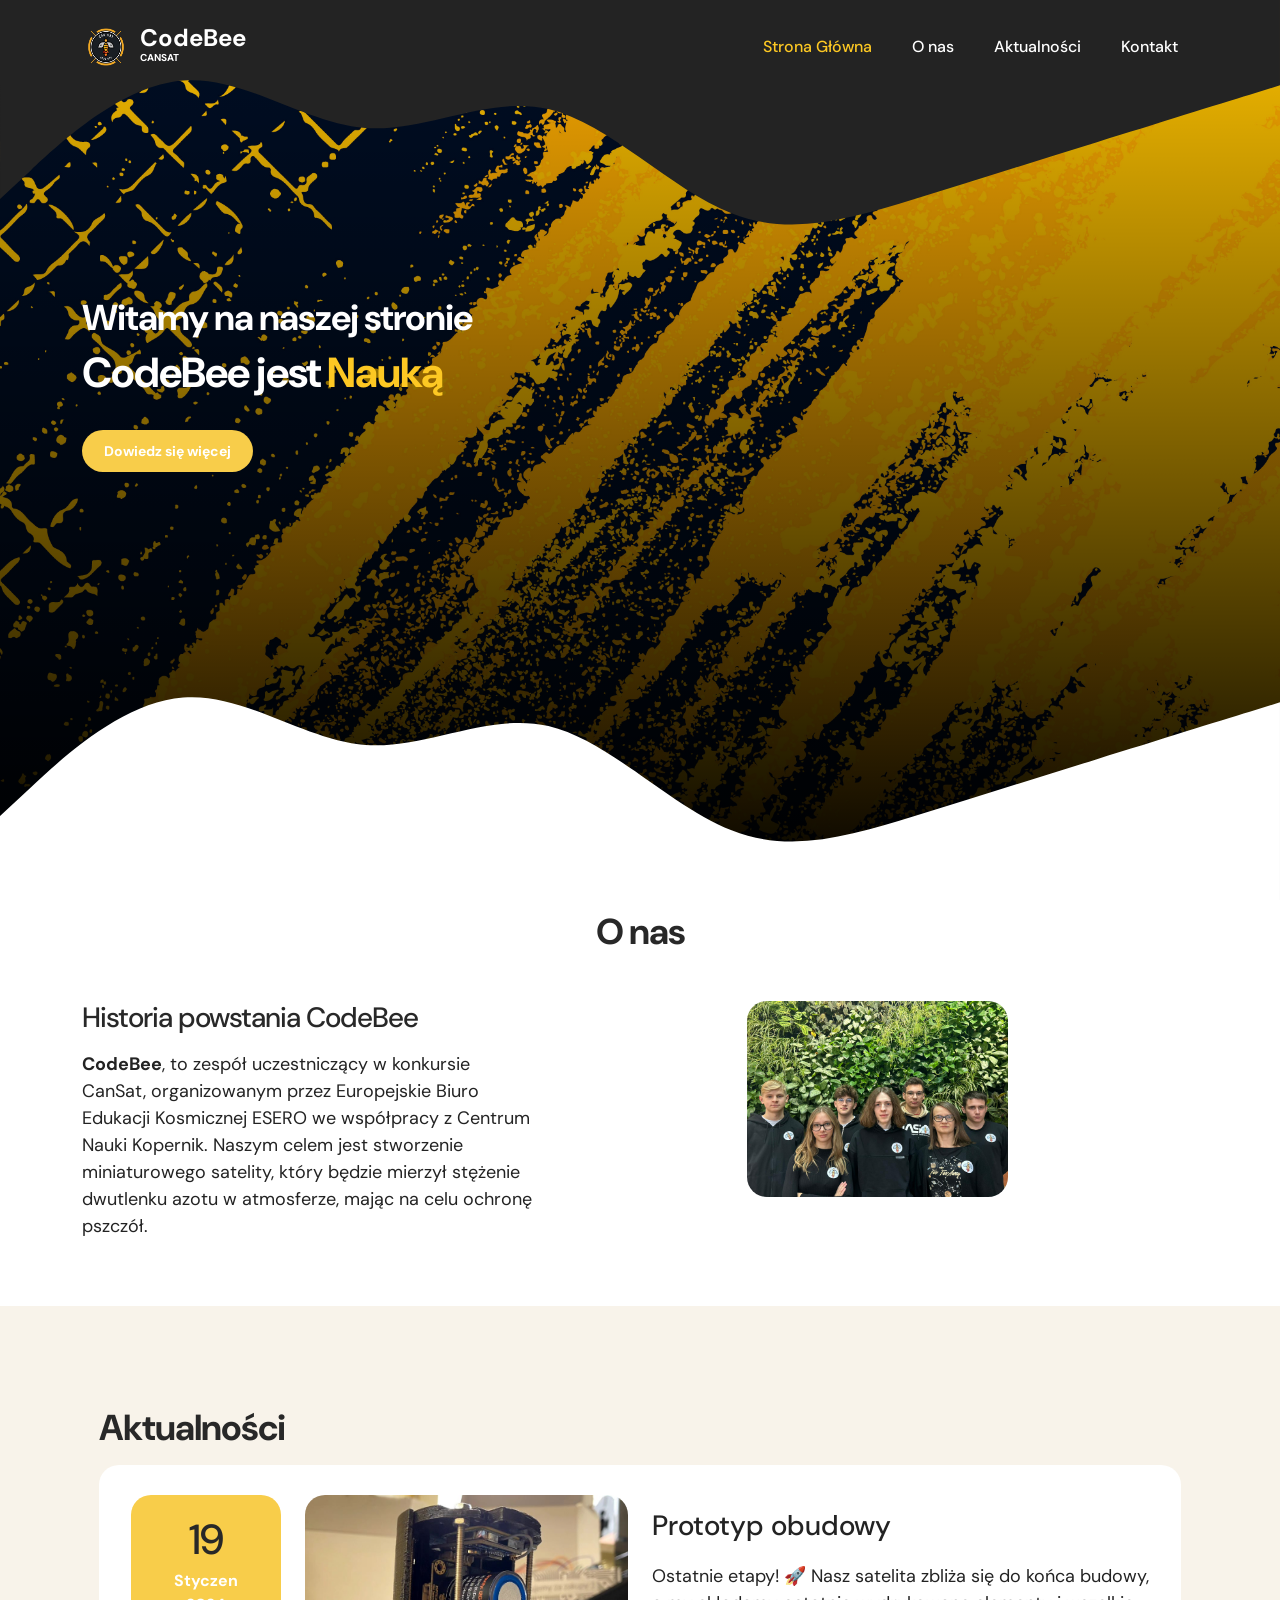
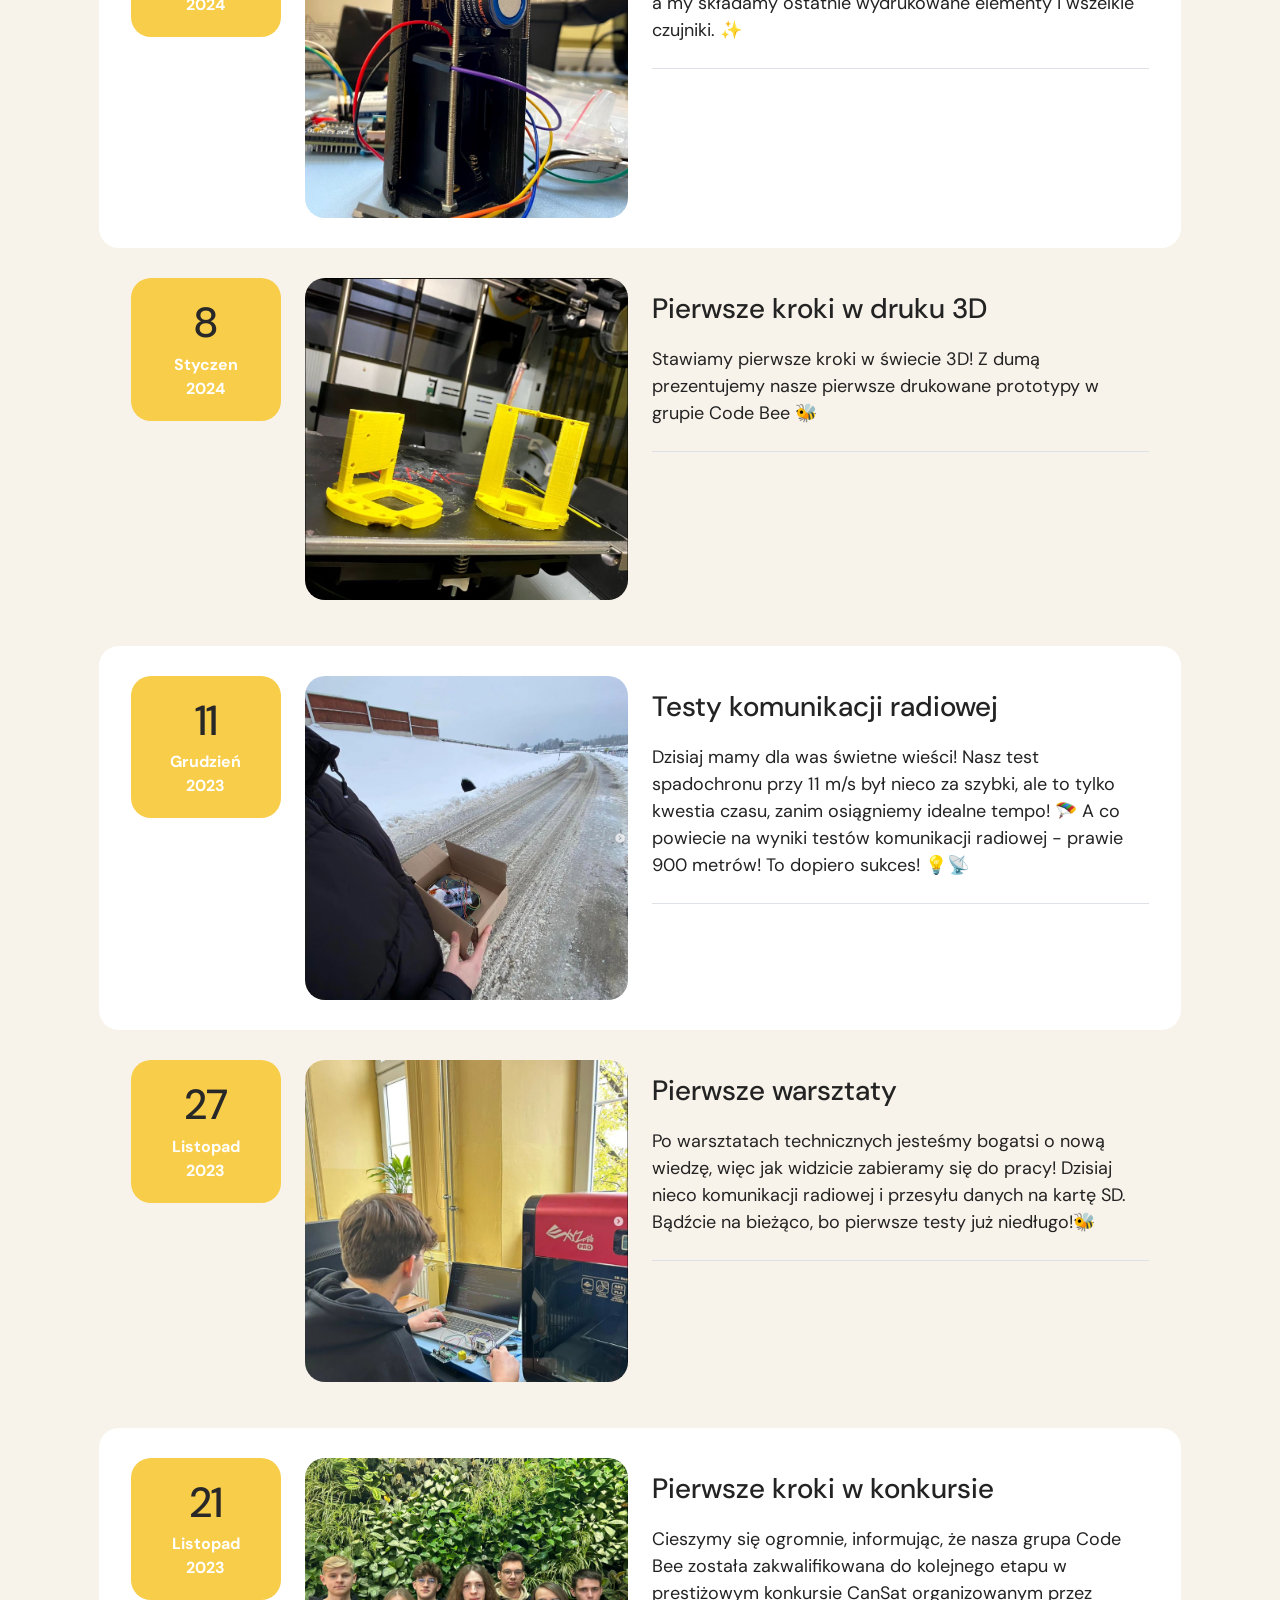
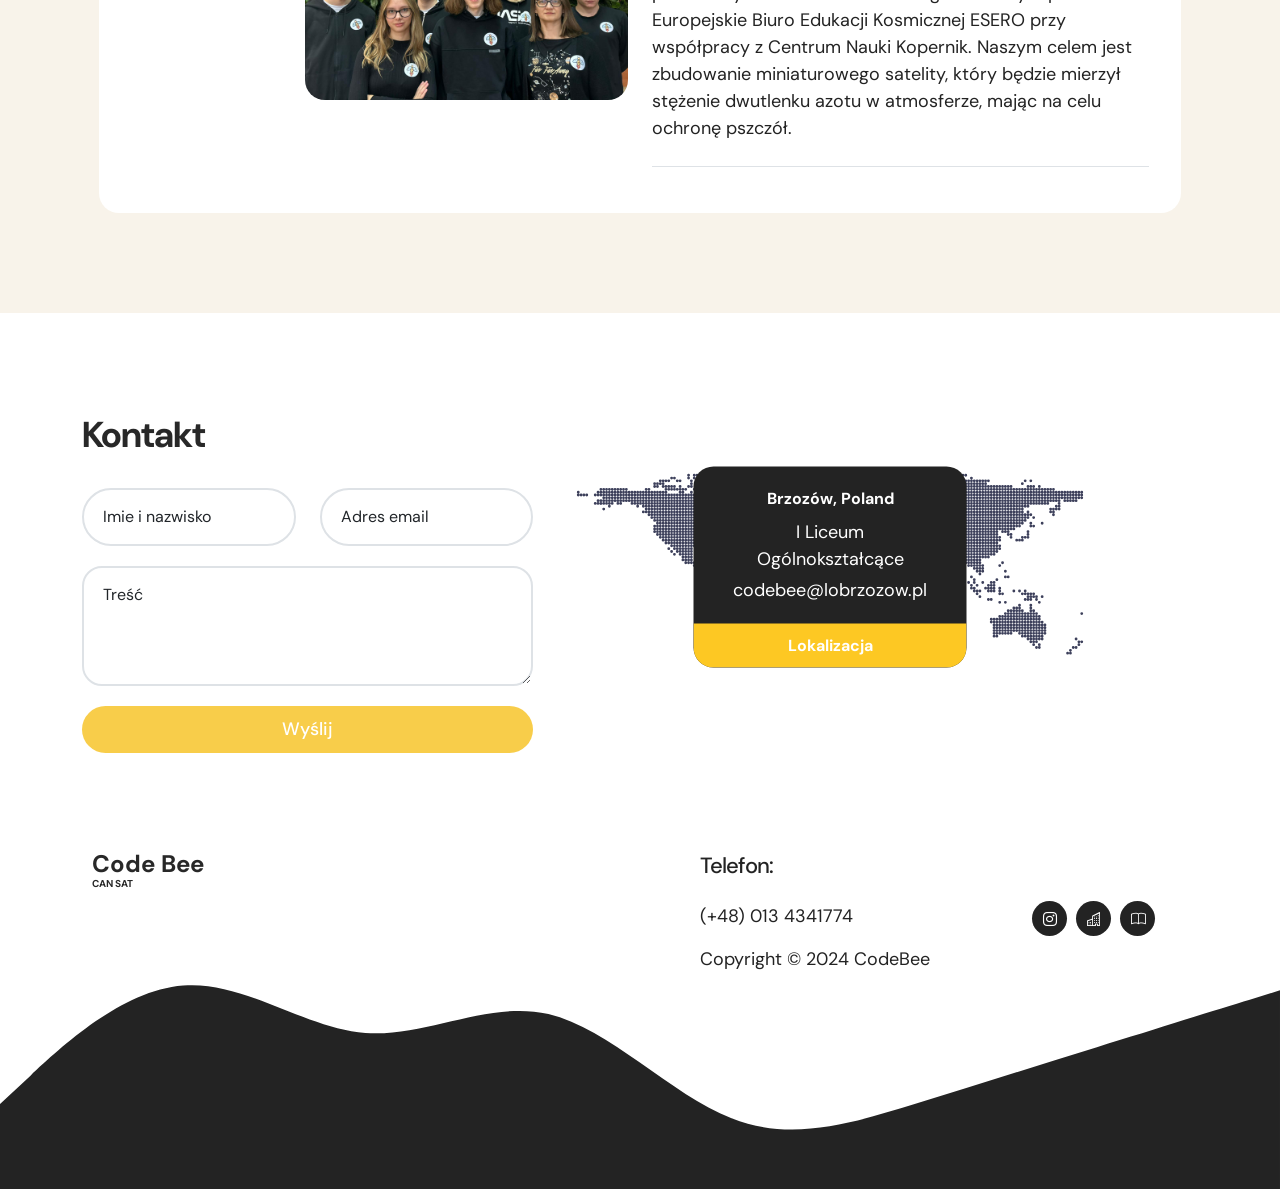
<file: codeebeestrona/index.html>
<!doctype html>
<html lang="en">
    <head>
        <meta charset="utf-8">
        <meta name="viewport" content="width=device-width, initial-scale=1">

        <meta name="description" content="">
        <meta name="author" content="">

        <title>CodeBee - CanSat2024 </title>

        <!-- CSS FILES -->                
        <link rel="preconnect" href="https://fonts.googleapis.com">

        <link rel="preconnect" href="https://fonts.gstatic.com" crossorigin>

        <link href="https://fonts.googleapis.com/css2?family=DM+Sans:ital,wght@0,400;0,500;0,700;1,400&display=swap" rel="stylesheet">

        <link href="css/bootstrap.min.css" rel="stylesheet">

        <link href="css/bootstrap-icons.css" rel="stylesheet">

        <link href="css/templatemo-tiya-golf-club.css" rel="stylesheet">

    </head>
    
    <body>

        <main>

            <nav class="navbar navbar-expand-lg">                
                <div class="container">
                    <a class="navbar-brand d-flex align-items-center" href="index.html">
                        <img src="images/logo2.png" class="navbar-brand-image img-fluid" alt="CodeBee">
                        <span class="navbar-brand-text">
                            CodeBee
                            <small>CanSat</small>
                        </span>
                    </a>

                    <button class="navbar-toggler" type="button" data-bs-toggle="collapse" data-bs-target="#navbarNav" aria-controls="navbarNav" aria-expanded="false" aria-label="Toggle navigation">
                        <span class="navbar-toggler-icon"></span>
                    </button>
    
                    <div class="collapse navbar-collapse" id="navbarNav">
                        <ul class="navbar-nav ms-lg-auto">
                            <li class="nav-item">
                                <a class="nav-link click-scroll" href="#section_1">Strona Główna</a>
                            </li>
    
                            <li class="nav-item">
                                <a class="nav-link click-scroll" href="#section_2">O nas</a>
                            </li>

                            <li class="nav-item">
                                <a class="nav-link click-scroll" href="#section_4">Aktualności</a>
                            </li>

                            <li class="nav-item">
                                <a class="nav-link click-scroll" href="#section_5">Kontakt</a>
                            </li>

                        </ul>

                </div>
            </nav>

            <section class="hero-section d-flex justify-content-center align-items-center" id="section_1">

                <div class="section-overlay"></div>

                <svg xmlns="http://www.w3.org/2000/svg" viewBox="0 0 1440 320"><path fill="#232323" fill-opacity="1" d="M0,224L34.3,192C68.6,160,137,96,206,90.7C274.3,85,343,139,411,144C480,149,549,107,617,122.7C685.7,139,754,213,823,240C891.4,267,960,245,1029,224C1097.1,203,1166,181,1234,160C1302.9,139,1371,117,1406,106.7L1440,96L1440,0L1405.7,0C1371.4,0,1303,0,1234,0C1165.7,0,1097,0,1029,0C960,0,891,0,823,0C754.3,0,686,0,617,0C548.6,0,480,0,411,0C342.9,0,274,0,206,0C137.1,0,69,0,34,0L0,0Z"></path></svg>

                <div class="container">
                    <div class="row">

                        <div class="col-lg-6 col-12 mb-5 mb-lg-0">
                            <h2 class="text-white">Witamy na naszej stronie</h2>

                            <h1 class="cd-headline rotate-1 text-white mb-4 pb-2">
                                <span>CodeBee jest</span>
                                <span class="cd-words-wrapper">
                                    <b class="is-visible">Nauką</b>
                                    <b>Kreatywnością</b>
                                    <b>Przyszłością</b>
                                </span>
                            </h1>

                            <div class="custom-btn-group">
                                <a href="#section_2" class="btn custom-btn smoothscroll me-3">Dowiedz się więcej</a>

                            </div>
                        </div>

                        <div class="col-lg-6 col-12">
                            <div class="ratio ratio-16x9">
                                <iframe width="560" height="315" src="https://www.youtube.com/embed/_9kqhm7-ZcI?si=wV7TupzoRdI7GEfO" title="YouTube video player" frameborder="0" allow="accelerometer; autoplay; clipboard-write; encrypted-media; gyroscope; picture-in-picture; web-share" allowfullscreen></iframe>
                            </div>
                        </div>

                    </div>
                </div>

                <svg xmlns="http://www.w3.org/2000/svg" viewBox="0 0 1440 320"><path fill="#ffffff" fill-opacity="1" d="M0,224L34.3,192C68.6,160,137,96,206,90.7C274.3,85,343,139,411,144C480,149,549,107,617,122.7C685.7,139,754,213,823,240C891.4,267,960,245,1029,224C1097.1,203,1166,181,1234,160C1302.9,139,1371,117,1406,106.7L1440,96L1440,320L1405.7,320C1371.4,320,1303,320,1234,320C1165.7,320,1097,320,1029,320C960,320,891,320,823,320C754.3,320,686,320,617,320C548.6,320,480,320,411,320C342.9,320,274,320,206,320C137.1,320,69,320,34,320L0,320Z"></path></svg>
            </section>


            <section class="about-section section-padding" id="section_2">
                <div class="container">
                    <div class="row">

                        <div class="col-lg-12 col-12 text-center">
                            <h2 class="mb-lg-5 mb-4">O nas</h2>
                        </div>

                        <div class="col-lg-5 col-12 me-auto mb-4 mb-lg-0">
                            <h3 class="mb-3">Historia powstania CodeBee</h3>

                            <p><strong>CodeBee</strong>,
                                 to zespół uczestniczący w konkursie CanSat, organizowanym przez Europejskie Biuro Edukacji Kosmicznej ESERO we współpracy z Centrum Nauki Kopernik. Naszym celem jest stworzenie miniaturowego satelity, który będzie mierzył stężenie dwutlenku azotu w atmosferze, mając na celu ochronę pszczół.</p>

                        </div>

                        <div class="col-lg-3 col-md-6 col-12 mb-4 mb-lg-0 mb-md-0">
                            <div class="member-block">
                                <div class="member-block-image-wrap">
                                    <img src="images/team.jpg" class="member-block-image img-fluid" alt="">

                                    <ul class="social-icon">
                                        <li class="social-icon-item">
                                            <a href="https://www.instagram.com/code__bee/" class="social-icon-link bi-instagram"></a>
                                        </li>
                                    </ul>
                                </div>

                                <div class="member-block-info d-flex align-items-center">
                                   <!-- <h4>Drużyna</h4> -->

                                </div>
                            </div>
                        </div>
            </section>


            <section class="events-section section-bg section-padding" id="section_4">
                <div class="container">
                    <div class="row">
                        <div class="col-lg-12 col-12">
                            <h2 class="mb-lg-3">Aktualności</h2>

                            <div class="row custom-block custom-block-bg">
                                <div class="col-lg-2 col-md-4 col-12 order-2 order-md-0 order-lg-0">
                                    <div class="custom-block-date-wrap d-flex d-lg-block d-md-block align-items-center mt-3 mt-lg-0 mt-md-0">
                                        <h6 class="custom-block-date mb-lg-1 mb-0 me-3 me-lg-0 me-md-0">19</h6>

                                        <strong class="text-white">Styczen 2024</strong>
                                    </div>
                                </div>

                                <div class="col-lg-4 col-md-8 col-12 order-1 order-lg-0">
                                    <div class="custom-block-image-wrap">
                                        <a href="event-detail.html">
                                            <img src="images/post5.png" class="custom-block-image img-fluid" alt="">

                                            <i class="custom-block-icon bi-link"></i>
                                        </a>
                                    </div>
                                </div>

                                <div class="col-lg-6 col-12 order-3 order-lg-0">
                                    <div class="custom-block-info mt-2 mt-lg-0">
                                        <a href="event-detail.html" class="events-title mb-3">Prototyp obudowy</a>

                                        <p class="mb-0">Ostatnie etapy! 🚀 Nasz satelita zbliża się do końca budowy, a my składamy ostatnie wydrukowane elementy i wszelkie czujniki. ✨</p>

                                        <div class="d-flex flex-wrap border-top mt-4 pt-3">
                                        </div>
                                    </div>
                                </div>
                            </div>
                            <div class="row custom-block mb-3">
                                <div class="col-lg-2 col-md-4 col-12 order-2 order-md-0 order-lg-0">
                                    <div class="custom-block-date-wrap d-flex d-lg-block d-md-block align-items-center mt-3 mt-lg-0 mt-md-0">
                                        <h6 class="custom-block-date mb-lg-1 mb-0 me-3 me-lg-0 me-md-0">8</h6>

                                        <strong class="text-white">Styczen 2024</strong>
                                    </div>
                                </div>

                                <div class="col-lg-4 col-md-8 col-12 order-1 order-lg-0">
                                    <div class="custom-block-image-wrap">
                                        <a href="event-detail.html">
                                            <img src="images/post4.png" class="custom-block-image img-fluid" alt="">

                                            <i class="custom-block-icon bi-link"></i>
                                        </a>
                                    </div>
                                </div>

                                <div class="col-lg-6 col-12 order-3 order-lg-0">
                                    <div class="custom-block-info mt-2 mt-lg-0">
                                        <a href="event-detail.html" class="events-title mb-3">Pierwsze kroki w druku 3D</a>

                                        <p class="mb-0">Stawiamy pierwsze kroki w świecie 3D! Z dumą prezentujemy nasze pierwsze drukowane prototypy w grupie Code Bee 🐝</p>

                                        <div class="d-flex flex-wrap border-top mt-4 pt-3">

                                        </div>
                                    </div>
                                </div>
                            </div>
                            <div class="row custom-block custom-block-bg">
                                <div class="col-lg-2 col-md-4 col-12 order-2 order-md-0 order-lg-0">
                                    <div class="custom-block-date-wrap d-flex d-lg-block d-md-block align-items-center mt-3 mt-lg-0 mt-md-0">
                                        <h6 class="custom-block-date mb-lg-1 mb-0 me-3 me-lg-0 me-md-0">11</h6>

                                        <strong class="text-white">Grudzień 2023</strong>
                                    </div>
                                </div>

                                <div class="col-lg-4 col-md-8 col-12 order-1 order-lg-0">
                                    <div class="custom-block-image-wrap">
                                        <a href="event-detail.html">
                                            <img src="images/post3.png" class="custom-block-image img-fluid" alt="">

                                            <i class="custom-block-icon bi-link"></i>
                                        </a>
                                    </div>
                                </div>

                                <div class="col-lg-6 col-12 order-3 order-lg-0">
                                    <div class="custom-block-info mt-2 mt-lg-0">
                                        <a href="event-detail.html" class="events-title mb-3">Testy komunikacji radiowej</a>

                                        <p class="mb-0">Dzisiaj mamy dla was świetne wieści! Nasz test spadochronu przy 11 m/s był nieco za szybki, ale to tylko kwestia czasu, zanim osiągniemy idealne tempo! 🪂 A co powiecie na wyniki testów komunikacji radiowej - prawie 900 metrów! To dopiero sukces! 💡📡</p>

                                        <div class="d-flex flex-wrap border-top mt-4 pt-3">
                                        </div>
                                    </div>
                                </div>
                            </div>


                        <div class="row custom-block mb-3">
                            <div class="col-lg-2 col-md-4 col-12 order-2 order-md-0 order-lg-0">
                                <div class="custom-block-date-wrap d-flex d-lg-block d-md-block align-items-center mt-3 mt-lg-0 mt-md-0">
                                    <h6 class="custom-block-date mb-lg-1 mb-0 me-3 me-lg-0 me-md-0">27</h6>
                                    
                                    <strong class="text-white">Listopad 2023</strong>
                                </div>
                            </div>

                            <div class="col-lg-4 col-md-8 col-12 order-1 order-lg-0">
                                <div class="custom-block-image-wrap">
                                    <a href="event-detail.html">
                                        <img src="images/post2.png" class="custom-block-image img-fluid" alt="">

                                        <i class="custom-block-icon bi-link"></i>
                                    </a>
                                </div>
                            </div>

                            <div class="col-lg-6 col-12 order-3 order-lg-0">
                                <div class="custom-block-info mt-2 mt-lg-0">
                                    <a href="event-detail.html" class="events-title mb-3">Pierwsze warsztaty</a>

                                    <p class="mb-0">Po warsztatach technicznych jesteśmy bogatsi o nową wiedzę, więc jak widzicie zabieramy się do pracy! Dzisiaj nieco komunikacji radiowej i przesyłu danych na kartę SD. Bądźcie na bieżąco, bo pierwsze testy już niedługo!🐝</p>

                                    <div class="d-flex flex-wrap border-top mt-4 pt-3">

                                    </div>
                                </div>
                            </div>
                        </div>

                        <div class="row custom-block custom-block-bg">
                            <div class="col-lg-2 col-md-4 col-12 order-2 order-md-0 order-lg-0">
                                <div class="custom-block-date-wrap d-flex d-lg-block d-md-block align-items-center mt-3 mt-lg-0 mt-md-0">
                                    <h6 class="custom-block-date mb-lg-1 mb-0 me-3 me-lg-0 me-md-0">21</h6>

                                    <strong class="text-white">Listopad 2023</strong>
                                </div>
                            </div>

                            <div class="col-lg-4 col-md-8 col-12 order-1 order-lg-0">
                                <div class="custom-block-image-wrap">
                                    <a href="event-detail.html">
                                        <img src="images/team.jpg" class="custom-block-image img-fluid" alt="">

                                        <i class="custom-block-icon bi-link"></i>
                                    </a>
                                </div>
                            </div>

                            <div class="col-lg-6 col-12 order-3 order-lg-0">
                                <div class="custom-block-info mt-2 mt-lg-0">
                                    <a href="event-detail.html" class="events-title mb-3">Pierwsze kroki w konkursie</a>

                                    <p class="mb-0">Cieszymy się ogromnie, informując, że nasza grupa Code Bee została zakwalifikowana do kolejnego etapu w prestiżowym konkursie CanSat organizowanym przez Europejskie Biuro Edukacji Kosmicznej ESERO przy współpracy z Centrum Nauki Kopernik. Naszym celem jest zbudowanie miniaturowego satelity, który będzie mierzył stężenie dwutlenku azotu w atmosferze, mając na celu ochronę pszczół.</p>

                                    <div class="d-flex flex-wrap border-top mt-4 pt-3">
                                    </div>
                                </div>
                            </div>
                        </div>
                    </div>
                </div>
            </section>

            <section class="contact-section section-padding" id="section_6">
                <div class="container">
                    <div class="row">

                        <div class="col-lg-5 col-12">
                            <form action="#" method="post" class="custom-form contact-form" role="form">
                                <h2 class="mb-4 pb-2">Kontakt</h2>

                                <div class="row">
                                    <div class="col-lg-6 col-md-6 col-12">
                                        <div class="form-floating">
                                            <input type="text" name="full-name" id="full-name" class="form-control" placeholder="Full Name" required="">
                                            
                                            <label for="floatingInput">Imie i nazwisko</label>
                                        </div>
                                    </div>

                                    <div class="col-lg-6 col-md-6 col-12"> 
                                        <div class="form-floating">
                                            <input type="email" name="email" id="email" pattern="[^ @]*@[^ @]*" class="form-control" placeholder="Email address" required="">
                                            
                                            <label for="floatingInput">Adres email</label>
                                        </div>
                                    </div>

                                    <div class="col-lg-12 col-12">
                                        <div class="form-floating">
                                            <textarea class="form-control" id="message" name="message" placeholder="Describe message here"></textarea>
                                            
                                            <label for="floatingTextarea">Treść</label>
                                        </div>

                                        <button type="submit" class="form-control">Wyślij</button>
                                    </div>
                                </div>
                            </form>
                        </div>

                        <div class="col-lg-6 col-12">
                            <div class="contact-info mt-5">
                                <div class="contact-info-item">
                                    <div class="contact-info-body">
                                        <strong>Brzozów, Poland</strong>

                                        <p class="mt-2 mb-1">
                                            <a href="https://lobrzozow.edupage.org/" class="contact-link">
                                                I Liceum Ogólnokształcące
                                            </a>
                                        </p>

                                        <p class="mb-0">
                                            <a href="mailto:codebee@lobrzozow.pl" class="contact-link">
                                                codebee@lobrzozow.pl
                                            </a>
                                        </p>
                                    </div>

                                    <div class="contact-info-footer">
                                        <a href="https://maps.app.goo.gl/vaLjTQtTAV5siWpb6">Lokalizacja</a>
                                    </div>
                                </div>
                                <img src="images/WorldMap.svg" class="img-fluid" alt="">
                            </div>
                        </div>

                    </div>
                </div>
            </section>
        </main>

        <footer class="site-footer">
            <div class="container">
                <div class="row">

                    <div class="col-lg-6 col-12 me-auto mb-5 mb-lg-0">
                        <a class="navbar-brand d-flex align-items-center" href="index.html">
                            <span class="navbar-brand-text">
                                Code Bee
                                <small>Can Sat</small>
                            </span>
                        </a>
                    </div>

                    <div class="col-lg-3 col-12">
                        <h5 class="site-footer-title mb-4">Telefon:</h5>
                        <p class="d-flex me-lg-3">
                            (+48) 013 4341774
                        </p>
                        <p class="copyright-text">Copyright © 2024 CodeBee</p>
                    </div>

                        <div class="col-lg-2 col-12 ms-auto">
                            <ul class="social-icon mt-lg-5 mt-3 mb-4">
                                <li class="social-icon-item">
                                    <a href="https://www.instagram.com/code__bee/" class="social-icon-link bi-instagram"></a>
                                </li>

                                <li class="social-icon-item">
                                    <a href="https://lobrzozow.edupage.org/" class="social-icon-link bi-building"></a>
                                </li>

                                <li class="social-icon-item">
                                    <a href="https://esero.kopernik.org.pl/konkurs-cansat/" class="social-icon-link bi-book"></a>
                                </li>
                            </ul>
                            
                        </div>

                </div>
            </div>

            <svg xmlns="http://www.w3.org/2000/svg" viewBox="0 0 1440 320"><path fill="#232323" fill-opacity="1" d="M0,224L34.3,192C68.6,160,137,96,206,90.7C274.3,85,343,139,411,144C480,149,549,107,617,122.7C685.7,139,754,213,823,240C891.4,267,960,245,1029,224C1097.1,203,1166,181,1234,160C1302.9,139,1371,117,1406,106.7L1440,96L1440,320L1405.7,320C1371.4,320,1303,320,1234,320C1165.7,320,1097,320,1029,320C960,320,891,320,823,320C754.3,320,686,320,617,320C548.6,320,480,320,411,320C342.9,320,274,320,206,320C137.1,320,69,320,34,320L0,320Z"></path></svg>
        </footer>


        <!-- JAVASCRIPT FILES -->
        <script src="js/jquery.min.js"></script>
        <script src="js/bootstrap.bundle.min.js"></script>
        <script src="js/jquery.sticky.js"></script>
        <script src="js/click-scroll.js"></script>
        <script src="js/animated-headline.js"></script>
        <script src="js/modernizr.js"></script>
        <script src="js/custom.js"></script>

    </body>
</html>
</file>
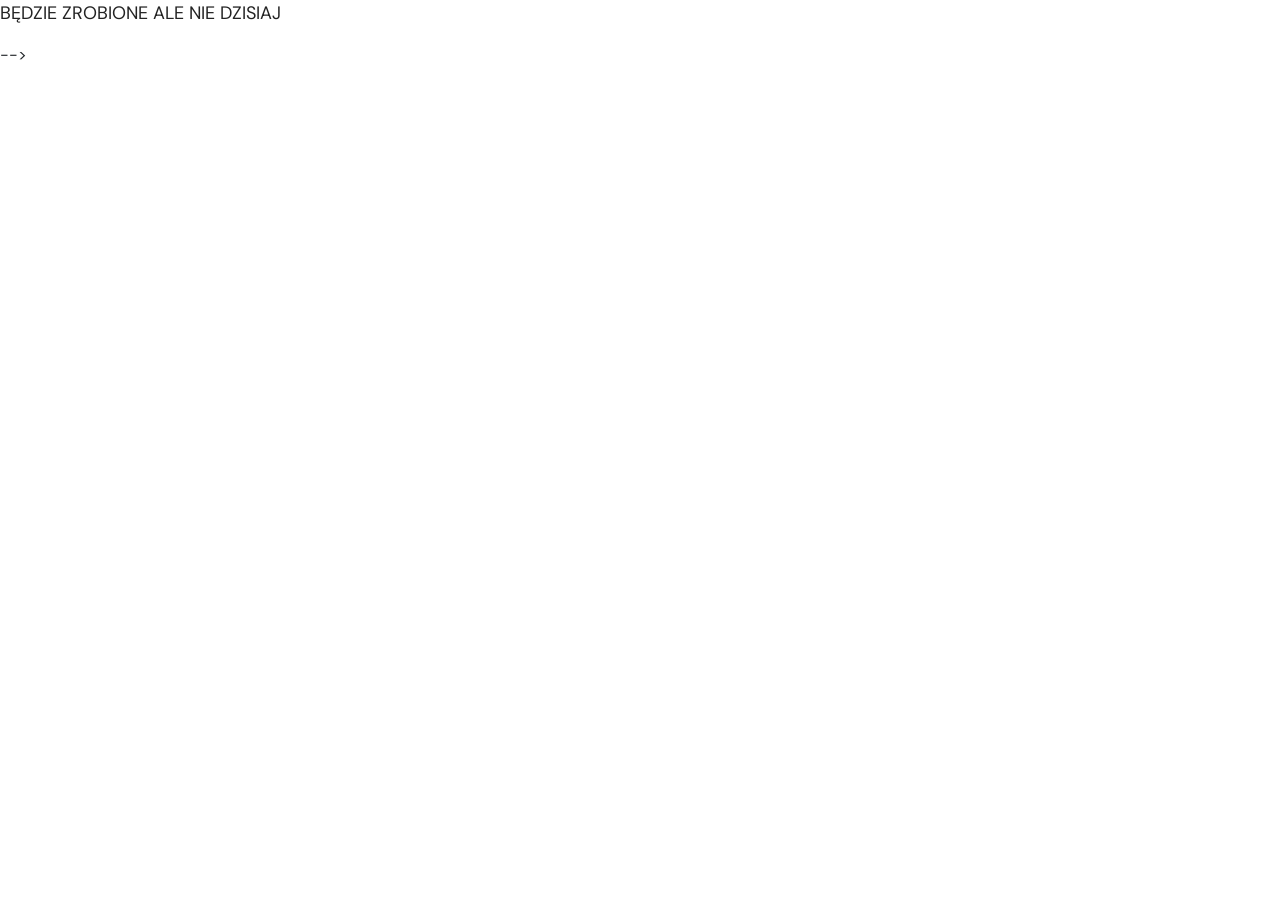
<file: codeebeestrona/event-detail.html>
<!doctype html>
<html lang="en">
    <head>
        <meta charset="utf-8">
        <meta name="viewport" content="width=device-width, initial-scale=1">

        <meta name="description" content="">
        <meta name="author" content="">

        <title>Tiya Golf Club - Event Detail</title>

        <!-- CSS FILES -->                
        <link rel="preconnect" href="https://fonts.googleapis.com">

        <link rel="preconnect" href="https://fonts.gstatic.com" crossorigin>

        <link href="https://fonts.googleapis.com/css2?family=DM+Sans:ital,wght@0,400;0,500;0,700;1,400&display=swap" rel="stylesheet">

        <link href="css/bootstrap.min.css" rel="stylesheet">

        <link href="css/bootstrap-icons.css" rel="stylesheet">

        <link href="css/templatemo-tiya-golf-club.css" rel="stylesheet">
        
<!--

TemplateMo 587 Tiya Golf Club

https://templatemo.com/tm-587-tiya-golf-club

-->
    </head>
    <p>BĘDZIE ZROBIONE ALE NIE DZISIAJ</p>
    <!--
    <body>

        <main>

            <nav class="navbar navbar-expand-lg">                
                <div class="container">
                    <a class="navbar-brand d-flex align-items-center" href="index.html">
                        <img src="images/logo.png" class="navbar-brand-image img-fluid" alt="Tiya Golf Club">
                        <span class="navbar-brand-text">
                            Tiya
                            <small>Golf Club</small>
                        </span>
                    </a>

                    <div class="d-lg-none ms-auto me-3">
                        <a class="btn custom-btn custom-border-btn" data-bs-toggle="offcanvas" href="#offcanvasExample" role="button" aria-controls="offcanvasExample">Member Login</a>
                    </div>
    
                    <button class="navbar-toggler" type="button" data-bs-toggle="collapse" data-bs-target="#navbarNav" aria-controls="navbarNav" aria-expanded="false" aria-label="Toggle navigation">
                        <span class="navbar-toggler-icon"></span>
                    </button>
    
                    <div class="collapse navbar-collapse" id="navbarNav">
                        <ul class="navbar-nav ms-lg-auto">
                            <li class="nav-item">
                                <a class="nav-link" href="index.html#section_1">Home</a>
                            </li>
    
                            <li class="nav-item">
                                <a class="nav-link" href="index.html#section_2">About</a>
                            </li>

                            <li class="nav-item">
                                <a class="nav-link" href="index.html#section_3">Membership</a>
                            </li>

                            <li class="nav-item">
                                <a class="nav-link" href="index.html#section_4">Events</a>
                            </li>

                            <li class="nav-item">
                                <a class="nav-link" href="index.html#section_5">Contact Us</a>
                            </li>

                            <li class="nav-item dropdown">
                                <a class="nav-link dropdown-toggle" href="#" id="navbarLightDropdownMenuLink" role="button" data-bs-toggle="dropdown" aria-expanded="false">Pages</a>

                                <ul class="dropdown-menu dropdown-menu-light" aria-labelledby="navbarLightDropdownMenuLink">
                                    <li><a class="dropdown-item" href="event-listing.html">Event Listing</a></li>

                                    <li><a class="dropdown-item active" href="event-detail.html">Event Detail</a></li>
                                </ul>
                            </li>
                        </ul>

                        <div class="d-none d-lg-block ms-lg-3">
                            <a class="btn custom-btn custom-border-btn" data-bs-toggle="offcanvas" href="#offcanvasExample" role="button" aria-controls="offcanvasExample">Member Login</a>
                        </div>
                    </div>
                </div>
            </nav>

            <div class="offcanvas offcanvas-end" data-bs-scroll="true" tabindex="-1" id="offcanvasExample" aria-labelledby="offcanvasExampleLabel">                
                <div class="offcanvas-header">
                    <h5 class="offcanvas-title" id="offcanvasExampleLabel">Member Login</h5>
                    
                    <button type="button" class="btn-close" data-bs-dismiss="offcanvas" aria-label="Close"></button>
                </div>
                
                <div class="offcanvas-body d-flex flex-column">
                    <form class="custom-form member-login-form" action="#" method="post" role="form">

                        <div class="member-login-form-body">
                            <div class="mb-4">
                                <label class="form-label mb-2" for="member-login-number">Membership No.</label>

                                <input type="text" name="member-login-number" id="member-login-number" class="form-control" placeholder="11002560" required>
                            </div>

                            <div class="mb-4">
                                <label class="form-label mb-2" for="member-login-password">Password</label>

                                <input type="password" name="member-login-password" id="member-login-password" pattern="[0-9a-zA-Z]{4,10}" class="form-control" placeholder="Password" required="">
                            </div>

                            <div class="form-check mb-4">
                                <input class="form-check-input" type="checkbox" value="" id="flexCheckDefault">
                              
                                <label class="form-check-label" for="flexCheckDefault">
                                    Remember me
                                </label>
                            </div>

                            <div class="col-lg-5 col-md-7 col-8 mx-auto">
                                <button type="submit" class="form-control">Login</button>
                            </div>

                            <div class="text-center my-4">
                                <a href="#">Forgotten password?</a>
                            </div>
                        </div>
                    </form>

                    <div class="mt-auto mb-5">
                        <p>
                            <strong class="text-white me-3">Any Questions?</strong>

                            <a href="tel: 010-020-0340" class="contact-link">
                            	010-020-0340
                            </a>
                        </p>
                    </div>
                </div>

                <svg xmlns="http://www.w3.org/2000/svg" viewBox="0 0 1440 320"><path fill="#3D405B" fill-opacity="1" d="M0,224L34.3,192C68.6,160,137,96,206,90.7C274.3,85,343,139,411,144C480,149,549,107,617,122.7C685.7,139,754,213,823,240C891.4,267,960,245,1029,224C1097.1,203,1166,181,1234,160C1302.9,139,1371,117,1406,106.7L1440,96L1440,320L1405.7,320C1371.4,320,1303,320,1234,320C1165.7,320,1097,320,1029,320C960,320,891,320,823,320C754.3,320,686,320,617,320C548.6,320,480,320,411,320C342.9,320,274,320,206,320C137.1,320,69,320,34,320L0,320Z"></path></svg>
            </div>
            

            <section class="hero-section hero-50 d-flex justify-content-center align-items-center" id="section_1">

                <div class="section-overlay"></div>

                <svg viewBox="0 0 1962 178" xmlns="http://www.w3.org/2000/svg" xmlns:xlink="http://www.w3.org/1999/xlink"><path fill="#3D405B" d="M 0 114 C 118.5 114 118.5 167 237 167 L 237 167 L 237 0 L 0 0 Z" stroke-width="0"></path> <path fill="#3D405B" d="M 236 167 C 373 167 373 128 510 128 L 510 128 L 510 0 L 236 0 Z" stroke-width="0"></path> <path fill="#3D405B" d="M 509 128 C 607 128 607 153 705 153 L 705 153 L 705 0 L 509 0 Z" stroke-width="0"></path><path fill="#3D405B" d="M 704 153 C 812 153 812 113 920 113 L 920 113 L 920 0 L 704 0 Z" stroke-width="0"></path><path fill="#3D405B" d="M 919 113 C 1048.5 113 1048.5 148 1178 148 L 1178 148 L 1178 0 L 919 0 Z" stroke-width="0"></path><path fill="#3D405B" d="M 1177 148 C 1359.5 148 1359.5 129 1542 129 L 1542 129 L 1542 0 L 1177 0 Z" stroke-width="0"></path><path fill="#3D405B" d="M 1541 129 C 1751.5 129 1751.5 138 1962 138 L 1962 138 L 1962 0 L 1541 0 Z" stroke-width="0"></path></svg>

                <div class="container">
                    <div class="row">

                        <div class="col-lg-6 col-12">

                            <h1 class="text-white mb-4 pb-2">Event Detail.</h1>

                            <a href="#section_2" class="btn custom-btn smoothscroll me-3">Learn more</a>
                        </div>

                    </div>
                </div>

                <svg viewBox="0 0 1962 178" xmlns="http://www.w3.org/2000/svg" xmlns:xlink="http://www.w3.org/1999/xlink"><path fill="#ffffff" d="M 0 114 C 118.5 114 118.5 167 237 167 L 237 167 L 237 0 L 0 0 Z" stroke-width="0"></path> <path fill="#ffffff" d="M 236 167 C 373 167 373 128 510 128 L 510 128 L 510 0 L 236 0 Z" stroke-width="0"></path> <path fill="#ffffff" d="M 509 128 C 607 128 607 153 705 153 L 705 153 L 705 0 L 509 0 Z" stroke-width="0"></path><path fill="#ffffff" d="M 704 153 C 812 153 812 113 920 113 L 920 113 L 920 0 L 704 0 Z" stroke-width="0"></path><path fill="#ffffff" d="M 919 113 C 1048.5 113 1048.5 148 1178 148 L 1178 148 L 1178 0 L 919 0 Z" stroke-width="0"></path><path fill="#ffffff" d="M 1177 148 C 1359.5 148 1359.5 129 1542 129 L 1542 129 L 1542 0 L 1177 0 Z" stroke-width="0"></path><path fill="#ffffff" d="M 1541 129 C 1751.5 129 1751.5 138 1962 138 L 1962 138 L 1962 0 L 1541 0 Z" stroke-width="0"></path></svg>
            </section>


            <section class="events-section events-detail-section section-padding" id="section_2">
                <div class="container">
                    <div class="row">

                        <div class="col-lg-6 col-md-8 col-12 mx-auto">
                            <h2 class="mb-lg-5 mb-4">Tiya Club's Group Tournaments</h2>

                            <div class="custom-block-image-wrap">
                                <img src="images/professional-golf-player.jpg" class="custom-block-image img-fluid" alt="">
                            </div>

                            <div class="custom-block-info">
                                <h3 class="mb-3">Golf Club based in Orlando</h3>

                                <p>Tiya Golf Club is Bootstrap v5.3.0 HTML CSS template for your golf related websites. Anyone can download, edit and use this layout for commercial purposes.</p>

                            <p>Tiya is 100% free CSS template provided by TemplateMo website. Please tell your friends about our website. Thank you for visiting.</p>

                                <div class="events-detail-info row my-5">
                                    <div class="col-lg-12 col-12">
                                        <h4 class="mb-3">Event Detail</h4>
                                    </div>

                                    <div class="col-lg-4 col-12">
                                        <span class="custom-block-span">Date:</span>

                                        <p class="mb-0">18 Mar 2048</p>
                                    </div>

                                    <div class="col-lg-4 col-12 my-3 my-lg-0">
                                        <span class="custom-block-span">Location:</span>

                                        <p class="mb-0">Tiya Golf Club</p>
                                    </div>

                                    <div class="col-lg-4 col-12">
                                        <span class="custom-block-span">Ticket:</span>

                                        <p class="mb-0">$150</p>
                                    </div>
                                </div>

                                <div class="contact-info">
                                    <div class="contact-info-item">
                                        <div class="contact-info-body">
                                            <strong>London, United Kingdom</strong>

                                            <p class="mt-2 mb-1">
                                                <a href="tel: 010-020-0340" class="contact-link">
                                                    (020) 
                                                    010-020-0340
                                                </a>
                                            </p>
    
                                            <p class="mb-0">
                                                <a href="mailto:info@company.com" class="contact-link">
                                                    info@company.com
                                                </a>
                                            </p>
                                        </div>

                                        <div class="contact-info-footer">
                                            <a href="#">Directions</a>
                                        </div>
                                    </div>

                                    <img src="images/WorldMap.svg" class="img-fluid" alt="">
                                </div>
                            </div>
                        </div>

                    </div>
                </div>
            </section>
        </main>

        <footer class="site-footer">
            <div class="container">
                <div class="row">

                    <div class="col-lg-6 col-12 me-auto mb-5 mb-lg-0">
                        <a class="navbar-brand d-flex align-items-center" href="index.html">
                            <img src="images/logo.png" class="navbar-brand-image img-fluid" alt="">
                            <span class="navbar-brand-text">
                                Tiya
                                <small>Golf Club</small>
                            </span>
                        </a>
                    </div>

                    <div class="col-lg-3 col-12">
                        <h5 class="site-footer-title mb-4">Join Us</h5>

                        <p class="d-flex border-bottom pb-3 mb-3 me-lg-3">
                            <span>Mon-Fri</span>
                            6:00 AM - 6:00 PM
                        </p>

                        <p class="d-flex me-lg-3">
                            <span>Sat-Sun</span>
                            6:30 AM - 8:30 PM
                        </p>
                        <br>
                        <p class="copyright-text">Copyright © 2048 Tiya Golf Club</p>
                    </div>

                        <div class="col-lg-2 col-12 ms-auto">
                            <ul class="social-icon mt-lg-5 mt-3 mb-4">
                                <li class="social-icon-item">
                                    <a href="#" class="social-icon-link bi-instagram"></a>
                                </li>

                                <li class="social-icon-item">
                                    <a href="#" class="social-icon-link bi-twitter"></a>
                                </li>

                                <li class="social-icon-item">
                                    <a href="#" class="social-icon-link bi-whatsapp"></a>
                                </li>
                            </ul>

                            <p class="copyright-text">Design: <a rel="nofollow" href="https://templatemo.com" target="_blank">TemplateMo</a></p>
                        </div>

                </div>
            </div>
   <!--
            <svg xmlns="http://www.w3.org/2000/svg" viewBox="0 0 1440 320"><path fill="#81B29A" fill-opacity="1" d="M0,224L34.3,192C68.6,160,137,96,206,90.7C274.3,85,343,139,411,144C480,149,549,107,617,122.7C685.7,139,754,213,823,240C891.4,267,960,245,1029,224C1097.1,203,1166,181,1234,160C1302.9,139,1371,117,1406,106.7L1440,96L1440,320L1405.7,320C1371.4,320,1303,320,1234,320C1165.7,320,1097,320,1029,320C960,320,891,320,823,320C754.3,320,686,320,617,320C548.6,320,480,320,411,320C342.9,320,274,320,206,320C137.1,320,69,320,34,320L0,320Z"></path></svg>
        </footer>


      JAVASCRIPT FILES -->
        <script src="js/jquery.min.js"></script>
        <script src="js/bootstrap.bundle.min.js"></script>
        <script src="js/jquery.sticky.js"></script>
        <script src="js/custom.js"></script>

    </body>
</html>
-->
</file>
<file: codeebeestrona/css/templatemo-tiya-golf-club.css>
/*

TemplateMo 587 Tiya Golf Club

https://templatemo.com/tm-587-tiya-golf-club

*/


/*---------------------------------------
  CUSTOM PROPERTIES ( VARIABLES )             
-----------------------------------------*/
:root {
  --white-color:                  #ffffff;
  --primary-color: #f8cd4a;
  --secondary-color: #232323;
  --section-bg-color: #f8f3ea;
  --custom-btn-bg-color: #f8cd4a;
  --custom-btn-bg-hover-color: #fdc823;
  --dark-color: #282828;
  --p-color: #232323;
  --link-hover-color:             #fdc823;

  --body-font-family:             'DM Sans', sans-serif;

  --h1-font-size:                 42px;
  --h2-font-size:                 36px;
  --h3-font-size:                 28px;
  --h4-font-size:                 24px;
  --h5-font-size:                 22px;
  --h6-font-size:                 20px;
  --p-font-size:                  18px;
  --menu-font-size:               16px;
  --btn-font-size:                14px;

  --border-radius-large:          100px;
  --border-radius-medium:         20px;
  --border-radius-small:          10px;

  --font-weight-normal:           400;
  --font-weight-medium:           500;
  --font-weight-bold:             700;
}

body {
  background-color: var(--white-color);
  font-family: var(--body-font-family); 
}


/*---------------------------------------
  TYPOGRAPHY               
-----------------------------------------*/

h2,
h3,
h4,
h5,
h6 {
  color: var(--dark-color);
}

h1,
h2,
h3,
h4,
h5,
h6 {
  font-weight: var(--font-weight-medium);
  letter-spacing: -1px;
}

h1 {
  font-size: var(--h1-font-size);
  font-weight: var(--font-weight-bold);
}

h2 {
  font-size: var(--h2-font-size);
  font-weight: var(--font-weight-bold);
}

h3 {
  font-size: var(--h3-font-size);
}

h4 {
  font-size: var(--h4-font-size);
}

h5 {
  font-size: var(--h5-font-size);
}

h6 {
  font-size: var(--h6-font-size);
}

p {
  color: var(--p-color);
  font-size: var(--p-font-size);
  font-weight: var(--font-weight-normal);
}

ul li {
  color: var(--p-color);
  font-size: var(--p-font-size);
  font-weight: var(--font-weight-normal);
}

a, 
button {
  touch-action: manipulation;
  transition: all 0.3s;
}

a {
  display: inline-block;
  color: var(--secondary-color);
  text-decoration: none;
}

a:hover {
  color: var(--link-hover-color);
}

b,
strong {
  font-weight: var(--font-weight-bold);
}


/*---------------------------------------
  SECTION               
-----------------------------------------*/
.section-bg {
  background-color: var(--section-bg-color);
}

.section-padding {
  padding-top: 100px;
  padding-bottom: 100px;
}

.section-overlay {
  content: "";
  background: rgba(0, 0, 0, 0) linear-gradient(rgba(0, 0, 0, 0.01) 0%, rgb(0, 0, 0) 100%) repeat scroll 0% 0%;
  position: absolute;
  top: 0;
  right: 0;
  bottom: 0;
  left: 0;
}

::selection {
  background-color: var(--primary-color);
  color: var(--white-color);
}


/*---------------------------------------
  ANIMATED HEADLINE               
-----------------------------------------*/
.cd-words-wrapper {
  display: inline-block;
  position: relative;
  text-align: left;
}

.cd-words-wrapper b {
  color: var(--link-hover-color);
  display: inline-block;
  position: absolute;
  white-space: nowrap;
  left: 0;
  top: 0;
}

.cd-words-wrapper b.is-visible {
  position: relative;
}

.no-js .cd-words-wrapper b {
  opacity: 0;
}

.no-js .cd-words-wrapper b.is-visible {
  opacity: 1;
}

.cd-headline.rotate-1 .cd-words-wrapper {
  -webkit-perspective: 300px;
  -moz-perspective: 300px;
  perspective: 300px;
}
.cd-headline.rotate-1 b {
  opacity: 0;
  -webkit-transform-origin: 50% 100%;
  -moz-transform-origin: 50% 100%;
  -ms-transform-origin: 50% 100%;
  -o-transform-origin: 50% 100%;
  transform-origin: 50% 100%;
  -webkit-transform: rotateX(180deg);
  -moz-transform: rotateX(180deg);
  -ms-transform: rotateX(180deg);
  -o-transform: rotateX(180deg);
  transform: rotateX(180deg);
}
.cd-headline.rotate-1 b.is-visible {
  opacity: 1;
  -webkit-transform: rotateX(0deg);
  -moz-transform: rotateX(0deg);
  -ms-transform: rotateX(0deg);
  -o-transform: rotateX(0deg);
  transform: rotateX(0deg);
  -webkit-animation: cd-rotate-1-in 1.2s;
  -moz-animation: cd-rotate-1-in 1.2s;
  animation: cd-rotate-1-in 1.2s;
}
.cd-headline.rotate-1 b.is-hidden {
  -webkit-transform: rotateX(180deg);
  -moz-transform: rotateX(180deg);
  -ms-transform: rotateX(180deg);
  -o-transform: rotateX(180deg);
  transform: rotateX(180deg);
  -webkit-animation: cd-rotate-1-out 1.2s;
  -moz-animation: cd-rotate-1-out 1.2s;
  animation: cd-rotate-1-out 1.2s;
}

@-webkit-keyframes cd-rotate-1-in {
  0% {
    -webkit-transform: rotateX(180deg);
    opacity: 0;
  }
  35% {
    -webkit-transform: rotateX(120deg);
    opacity: 0;
  }
  65% {
    opacity: 0;
  }
  100% {
    -webkit-transform: rotateX(360deg);
    opacity: 1;
  }
}
@-moz-keyframes cd-rotate-1-in {
  0% {
    -moz-transform: rotateX(180deg);
    opacity: 0;
  }
  35% {
    -moz-transform: rotateX(120deg);
    opacity: 0;
  }
  65% {
    opacity: 0;
  }
  100% {
    -moz-transform: rotateX(360deg);
    opacity: 1;
  }
}
@keyframes cd-rotate-1-in {
  0% {
    -webkit-transform: rotateX(180deg);
    -moz-transform: rotateX(180deg);
    -ms-transform: rotateX(180deg);
    -o-transform: rotateX(180deg);
    transform: rotateX(180deg);
    opacity: 0;
  }
  35% {
    -webkit-transform: rotateX(120deg);
    -moz-transform: rotateX(120deg);
    -ms-transform: rotateX(120deg);
    -o-transform: rotateX(120deg);
    transform: rotateX(120deg);
    opacity: 0;
  }
  65% {
    opacity: 0;
  }
  100% {
    -webkit-transform: rotateX(360deg);
    -moz-transform: rotateX(360deg);
    -ms-transform: rotateX(360deg);
    -o-transform: rotateX(360deg);
    transform: rotateX(360deg);
    opacity: 1;
  }
}
@-webkit-keyframes cd-rotate-1-out {
  0% {
    -webkit-transform: rotateX(0deg);
    opacity: 1;
  }
  35% {
    -webkit-transform: rotateX(-40deg);
    opacity: 1;
  }
  65% {
    opacity: 0;
  }
  100% {
    -webkit-transform: rotateX(180deg);
    opacity: 0;
  }
}
@-moz-keyframes cd-rotate-1-out {
  0% {
    -moz-transform: rotateX(0deg);
    opacity: 1;
  }
  35% {
    -moz-transform: rotateX(-40deg);
    opacity: 1;
  }
  65% {
    opacity: 0;
  }
  100% {
    -moz-transform: rotateX(180deg);
    opacity: 0;
  }
}
@keyframes cd-rotate-1-out {
  0% {
    -webkit-transform: rotateX(0deg);
    -moz-transform: rotateX(0deg);
    -ms-transform: rotateX(0deg);
    -o-transform: rotateX(0deg);
    transform: rotateX(0deg);
    opacity: 1;
  }
  35% {
    -webkit-transform: rotateX(-40deg);
    -moz-transform: rotateX(-40deg);
    -ms-transform: rotateX(-40deg);
    -o-transform: rotateX(-40deg);
    transform: rotateX(-40deg);
    opacity: 1;
  }
  65% {
    opacity: 0;
  }
  100% {
    -webkit-transform: rotateX(180deg);
    -moz-transform: rotateX(180deg);
    -ms-transform: rotateX(180deg);
    -o-transform: rotateX(180deg);
    transform: rotateX(180deg);
    opacity: 0;
  }
}


/*---------------------------------------
  CUSTOM BUTTON               
-----------------------------------------*/
.custom-btn {
  background: var(--custom-btn-bg-color);
  border: 2px solid transparent;
  border-radius: var(--border-radius-large);
  color: var(--white-color);
  font-size: var(--btn-font-size);
  font-weight: var(--font-weight-bold);
  line-height: normal;
  transition: all 0.3s;
  padding: 10px 20px;
}

.custom-btn:hover {
  background: var(--custom-btn-bg-hover-color);
  color: var(--white-color);
}

.custom-border-btn {
  background: transparent;
  border: 2px solid var(--custom-btn-bg-color);
  color: var(--custom-btn-bg-color);
}

.custom-border-btn:hover {
  background: var(--custom-btn-bg-color);
  border-color: transparent;
  color: var(--white-color);
}

.custom-btn-bg-white {
  border-color: var(--white-color);
  color: var(--white-color);
}

.custom-btn-group .link {
  color: var(--white-color);
  font-weight: var(--font-weight-medium);
}

.custom-btn-group .link:hover {
  color: var(--link-hover-color);
}


/*---------------------------------------
  NAVIGATION BAR & OFFCANVAS              
-----------------------------------------*/
.offcanvas {
  background-color: var(--primary-color);
  padding: 30px;
}

.offcanvas.offcanvas-end {
  border-left: 0;
}

.offcanvas-header .btn-close {
  transition: all 0.3s;
}

.offcanvas-header .btn-close:hover {
  transform: rotate(180deg);
}

.offcanvas svg {
  position: absolute;
  bottom: 0;
  right: 0;
  left: 0;
}

.sticky-wrapper {
  position: absolute;
  top: 0;
  right: 0;
  left: 0;
}

.sticky-wrapper.is-sticky .navbar {
  background-color: rgb(35, 35, 35);
}

.navbar {
  background: transparent;
  z-index: 99;
  padding-top: 15px;
  padding-bottom: 15px;
}

.navbar-brand,
.navbar-brand:hover {
  font-size: var(--h4-font-size);
  font-weight: var(--font-weight-bold);
  display: block;
  color: var(--dark-color);
  max-width: 48px;
}

.navbar .navbar-brand,
.navbar .navbar-brand:hover {
  color: var(--white-color);
}

.navbar .navbar-brand-image {
}

.navbar-brand-image {
  height: 50px;
  width: 150px;
}

.navbar-brand-text {
  line-height: normal;
  margin-left: 10px;
  position: relative;
  bottom: 5px;
}

.navbar-brand-text small {
  display: block;
  font-size: 10px;
  line-height: 1;
  text-transform: uppercase;
}

.navbar-expand-lg .navbar-nav .nav-link {
  border-radius: var(--border-radius-large);
  margin: 10px;
  padding: 10px;
}

.navbar-nav .nav-link {
  display: inline-block;
  color: var(--white-color);
  font-size: var(--menu-font-size);
  font-weight: var(--font-weight-medium);
  padding-top: 15px;
  padding-bottom: 15px;
}

.navbar-nav .nav-link.active, 
.navbar-nav .nav-link:hover {
  color: var(--link-hover-color);
}

.navbar .dropdown-menu {
  background: var(--white-color);
  box-shadow: 0 1rem 3rem rgba(0,0,0,.175);
  border: 0;
  display: inherit;
  opacity: 0;
  min-width: 9rem;
  margin-top: 20px;
  padding: 13px 0 10px 0;
  transition: all 0.3s;
  pointer-events: none;
}

.navbar .dropdown-menu::before {
  content: "";
  width: 0;
  height: 0;
  border-left: 20px solid transparent;
  border-right: 20px solid transparent;
  border-bottom: 15px solid var(--white-color);
  position: absolute;
  top: -10px;
  left: 10px;
}

.navbar .dropdown-item {
  display: inline-block;
  color: var(--p-color);
  font-size: var(--menu-font-size);
  font-weight: var(--font-weight-medium);
  position: relative;
}

.navbar .dropdown-item.active, 
.navbar .dropdown-item:active,
.navbar .dropdown-item:focus, 
.navbar .dropdown-item:hover {
  background: transparent;
  color: var(--link-hover-color);
}

.navbar .dropdown-toggle::after {
  content: "\f282";
  display: inline-block;
  font-family: bootstrap-icons !important;
  font-size: var(--copyright-font-size);
  font-style: normal;
  font-weight: normal !important;
  font-variant: normal;
  text-transform: none;
  line-height: 1;
  vertical-align: -.125em;
  -webkit-font-smoothing: antialiased;
  -moz-osx-font-smoothing: grayscale;
  position: relative;
  left: 2px;
  border: 0;
}

@media screen and (min-width: 992px) {
  .navbar .dropdown:hover .dropdown-menu {
    opacity: 1;
    margin-top: 0;
    pointer-events: auto;
  }
}

.navbar-toggler {
  border: 0;
  padding: 0;
  cursor: pointer;
  margin: 0;
  width: 30px;
  height: 35px;
  outline: none;
}

.navbar-toggler:focus {
  outline: none;
  box-shadow: none;
}

.navbar-toggler[aria-expanded="true"] .navbar-toggler-icon {
  background: transparent;
}

.navbar-toggler[aria-expanded="true"] .navbar-toggler-icon:before,
.navbar-toggler[aria-expanded="true"] .navbar-toggler-icon:after {
  transition: top 300ms 50ms ease, -webkit-transform 300ms 350ms ease;
  transition: top 300ms 50ms ease, transform 300ms 350ms ease;
  transition: top 300ms 50ms ease, transform 300ms 350ms ease, -webkit-transform 300ms 350ms ease;
  top: 0;
}

.navbar-toggler[aria-expanded="true"] .navbar-toggler-icon:before {
  transform: rotate(45deg);
}

.navbar-toggler[aria-expanded="true"] .navbar-toggler-icon:after {
  transform: rotate(-45deg);
}

.navbar-toggler .navbar-toggler-icon {
  background: var(--white-color);
  transition: background 10ms 300ms ease;
  display: block;
  width: 30px;
  height: 2px;
  position: relative;
}

.navbar-toggler .navbar-toggler-icon:before,
.navbar-toggler .navbar-toggler-icon:after {
  transition: top 300ms 350ms ease, -webkit-transform 300ms 50ms ease;
  transition: top 300ms 350ms ease, transform 300ms 50ms ease;
  transition: top 300ms 350ms ease, transform 300ms 50ms ease, -webkit-transform 300ms 50ms ease;
  position: absolute;
  right: 0;
  left: 0;
  background: var(--white-color);
  width: 30px;
  height: 2px;
  content: '';
}

.navbar-toggler .navbar-toggler-icon::before {
  top: -8px;
}

.navbar-toggler .navbar-toggler-icon::after {
  top: 8px;
}


/*---------------------------------------
  HERO        
-----------------------------------------*/
.hero-section {
  background-image: url('../images/yellow_grunge_with_background.jpg');
  background-repeat: no-repeat;
  background-size: cover;
  background-position: center;
  position: relative;
  padding-top: 100px;
  padding-bottom: 100px;
  height: 100vh;
  min-height: 670px;
  margin-bottom: -90px;
}

.hero-50 {
  height: auto;
  min-height: 540px;
  margin-bottom: -100px;
}

.hero-50 .container + svg {
  transform: rotate(180deg);
}

.hero-section .ratio {
  border-radius: var(--border-radius-medium);
  overflow: hidden;
}

.hero-section svg {
  position: absolute;
  right: 0;
  left: 0;
}

.hero-section > svg {
  top: 0;
}

.hero-section .container + svg {
  top: auto;
  bottom: -1px;
}

.hero-section .row {
  position: relative;
  z-index: 22;
}


/*---------------------------------------
  BACKGROUND IMAGE SECTION        
-----------------------------------------*/
.section-bg-image {
  background-image: url('../images/frederik-rosar-NDSZcCfnsbY-unsplash.jpg');
  background-repeat: no-repeat;
  background-size: cover;
  background-position: center;
  position: relative;
  margin-bottom: -70px;
}

.section-bg-image .container + svg {
  transform: rotate(180deg);
  position: relative;
  bottom: -1px;
}

.section-bg-image-block {
  backdrop-filter: blur(5px) saturate(180%);
  -webkit-backdrop-filter: blur(5px) saturate(180%);
  background-color: rgba(255, 255, 255, 0.75);
  border-radius: var(--border-radius-medium);
  border: 1px solid rgba(209, 213, 219, 0.3);
  border-radius: var(--border-radius-medium);
  padding: 50px;
}

.section-bg-image-block .input-group {
  background-color: var(--white-color);
  border-radius: var(--border-radius-large);
  padding: 10px 15px;
}

.section-bg-image-block .input-group-text {
  background-color: transparent;
  border: 0;
}

.section-bg-image-block input[type="email"] {
  border: 0;
  box-shadow: none;
  margin-bottom: 0;
  padding-left: 0;
}

.section-bg-image-block button[type="submit"] {
  background-color: var(--primary-color);
  border: 0;
  border-radius: var(--border-radius-large) !important;
  color: var(--white-color);
  max-width: 150px;
}


/*---------------------------------------
  ABOUT SECTOIN              
-----------------------------------------*/
.about-section {
  padding-bottom: 50px;
}

.member-block-image-wrap {
  display: flex;
  justify-content: center;
  align-items: center;
  border-radius: 20px;
  position: relative;
  transform: translate(-190px, -0px); /* Przykładowe przesunięcie w górę i lewo */
  overflow: hidden;
}

.member-block-image-wrap img {
  width: 400px;
  height: auto; /* Automatyczne dostosowanie wysokości proporcjonalnie do szerokości */
}

.member-block-image-wrap:hover .member-block-image {
  transform: scale(1.2);
}

.member-block-image-wrap:hover .social-icon {
  opacity: 1;
}

.member-block-image-wrap .social-icon {
  background-color: var(--white-color);
  border-radius: var(--border-radius-large);
  position: absolute;
  top: 50%;
  left: 50%;
  transform: translate(-50%, -50%);
  opacity: 0;
  transition: all 0.5s;
  padding: 15px 20px;
  width: auto;
}

.member-block-image {
  transition: all 0.3s;
}

.member-block-info {
  padding: 10px;
  transform: translate(-120px, -0px); /* Przykładowe przesunięcie w górę i lewo */
}

.member-block-info h4,
.member-block-info p {
  margin-bottom: 0;
}


/*---------------------------------------
  CUSTOM BLOCK              
-----------------------------------------*/
.custom-block {
  border-radius: var(--border-radius-medium);
  position: relative;
  overflow: hidden;
  padding: 30px 20px;
}

.custom-block-bg {
  background: var(--white-color);
}

.custom-block-date-wrap {
  background-color: var(--primary-color);
  border-radius: var(--border-radius-medium);
  text-align: center;
  padding: 20px 30px;
}

.custom-block-date {
  font-size: var(--h1-font-size);
}

.custom-block-image-wrap {
  border-radius: var(--border-radius-medium);
  position: relative;
  overflow: hidden;
}

.custom-block-image-wrap:hover .custom-block-image {
  transform: scale(1.2);
}

.custom-block-image-wrap:hover .custom-block-icon {
  opacity: 1;
}

.custom-block-image {
  transition: all 0.3s;
}

.custom-block-image-wrap .custom-block-date-wrap,
.custom-block-image-wrap .custom-btn-wrap {
  position: absolute;
  bottom: 0;
}

.custom-block-image-wrap .custom-block-date-wrap {
  border-radius: 0;
  left: 0;
  width: 50%;
  padding: 12.30px 20px;
}

.custom-block-image-wrap .custom-btn-wrap {
  right: 0;
  width: 50%;
}

.custom-block-image-wrap .custom-btn  {
  border-radius: 0;
  display: block;
  padding: 15px 20px;
}

.custom-block-info {
  padding-top: 10px;
}

.custom-block-image-wrap + .custom-block-info {
  padding-top: 20px;
}

.custom-block-span {
  color: var(--secondary-color);
  font-weight: var(--font-weight-bold);
  min-width: 110px;
  margin-right: 10px;
}

.custom-block-icon {
  background: var(--custom-btn-bg-color);
  border-radius: var(--border-radius-large);
  color: var(--white-color);
  width: 60px;
  height: 60px;
  line-height: 60px;
  text-align: center;
  font-size: var(--h3-font-size);
  position: absolute;
  top: 50%;
  left: 50%;
  transform: translate(-50%, -50%);
  opacity: 0;
  transition: all 0.5s;
}

.custom-block-icon:hover {
  background: var(--custom-btn-bg-hover-color);
  color: var(--white-color);
}


/*---------------------------------------
  EVENTS SECTION            
-----------------------------------------*/
.events-section.section-bg .container > .row {
  margin-right: 5px;
  margin-left: 5px;
}

.events-section.section-bg .container > .row .row {
  margin: auto;
}

.events-listing-section {
  margin-bottom: 100px;
}

.events-detail-section .custom-block-info {
  padding: 40px 60px;
}

.events-detail-info {
  background-color: var(--section-bg-color);
  border-radius: var(--border-radius-medium);
  padding: 50px 25px;
}

.events-title {
  font-size: var(--h3-font-size);
  font-weight: var(--font-weight-medium);
}


/*---------------------------------------
  MEMBERSHIP SECTION            
-----------------------------------------*/
.membership-section .container {
  position: relative;
  z-index: 2;
}

.table-responsive {
  border-radius: var(--border-radius-medium);
}

.table-responsive tbody, 
.table-responsive td, 
.table-responsive tfoot, 
.table-responsive th, 
.table-responsive thead, 
.table-responsive tr {
  border: 0;
}

.table-responsive thead tr {
  background-color: var(--secondary-color);
  color: var(--white-color);
}

.table-responsive thead th {
  padding: 22px 16px !important;
}

.table-responsive tbody tr:nth-child(even) {
  background-color: var(--section-bg-color);
}

.table>:not(caption)>*>* {
  padding: 18px 16px;
}

.table-responsive .bi-check-circle-fill {
  color: var(--primary-color);
}

.table-responsive .bi-x-circle-fill {
  color: var(--custom-btn-bg-hover-color);
}

.membership-form {
  background-color: var(--secondary-color);
  border-radius: var(--border-radius-medium);
  padding: 35px;
}

.membership-form .form-floating>textarea {
  border-radius: var(--border-radius-medium);
  height: 100px;
}


/*---------------------------------------
  CONTACT               
-----------------------------------------*/
.contact-form .form-floating>textarea {
  border-radius: var(--border-radius-medium);
  height: 120px;
}

.contact-info {
  position: relative;
}

.contact-info-item {
  background: var(--secondary-color);
  border-radius: var(--border-radius-medium);
  position: absolute;
  overflow: hidden;
  top: 50%;
  left: 50%;
  transform: translate(-50%, -50%);
  text-align: center;
}

.contact-info-body {
  padding: 20px 30px;
}

.contact-info-body strong,
.contact-info-item a {
  color: var(--white-color);
}

.contact-info-footer {
  background-color: var(--custom-btn-bg-hover-color);
  padding: 10px 20px;
  transition: all 0.3s;
}

.contact-info-footer:hover {
  background-color: var(--custom-btn-bg-color);
}

.contact-info-footer a {
  display: block;
  font-weight: var(--font-weight-bold);
}


/*---------------------------------------
  SITE FOOTER            
-----------------------------------------*/
.site-footer {
  position: relative;
  padding-bottom: 200px;
}

.site-footer .container {
  position: relative;
  z-index: 2;
}

.site-footer svg {
  position: absolute;
  bottom: 0;
  right: 0;
  left: 0;
  pointer-events: none;
}

.site-footer-title {
  color: var(--secondary-color);
}

.site-footer p span {
  font-weight: var(--font-weight-medium);
  margin-right: auto;
}


/*---------------------------------------
  CUSTOM FORM               
-----------------------------------------*/
.custom-form .form-control {
  border-radius: var(--border-radius-large);
  border-width: 2px;
  box-shadow: none;
  color: var(--p-color);
  margin-bottom: 20px;
  padding: 10px;
  padding-left: 20px;
  outline: none;
}

.custom-form .form-control:focus,
.custom-form .form-control:hover {
  border-color: var(--dark-color);
}

.form-floating>label {
  padding-left: 20px;
}

.custom-form button[type="submit"] {
  background: var(--custom-btn-bg-color);
  border: none;
  border-radius: var(--border-radius-large);
  color: var(--white-color);
  font-size: var(--p-font-size);
  font-weight: var(--font-weight-medium);
  transition: all 0.3s;
  margin-bottom: 0;
  padding-left: 10px;
}

.custom-form button[type="submit"]:hover,
.custom-form button[type="submit"]:focus {
  background: var(--custom-btn-bg-hover-color);
  border-color: transparent;
}

.header-form {
  position: relative;
}

.header-form .form-control {
  padding-left: 42px;
}

.header-form-icon {
  width: 24px;
  position: absolute;
  top: 0;
  margin: 12px;
  margin-left: 15px;
}


/*---------------------------------------
  SOCIAL ICON               
-----------------------------------------*/
.social-icon {
  margin: 0;
  padding: 0;
}

.social-icon-item {
  list-style: none;
  display: inline-block;
  vertical-align: top;
}

.social-icon-link {
  background: var(--secondary-color);
  border-radius: var(--border-radius-large);
  color: var(--white-color);
  font-size: var(--btn-font-size);
  display: block;
  margin-right: 5px;
  text-align: center;
  width: 35px;
  height: 35px;
  line-height: 36px;
  transition: background 0.2s, color 0.2s;
}

.social-icon-link:hover {
  background: var(--primary-color);
  color: var(--white-color);
}


/*---------------------------------------
  RESPONSIVE STYLES               
-----------------------------------------*/
@media screen and (max-width: 991px) {
  h1 {
    font-size: 36px;
  }

  h2 {
    font-size: 28px;
  }

  h3 {
    font-size: 22px;
  }

  h4 {
    font-size: 20px;
  }

  h5 {
    font-size: 18px;
  }

  h6 {
    font-size: 16px;
  }

  .section-padding {
    padding-top: 50px;
    padding-bottom: 50px;
  }
  
  .navbar {
    background-color: var(--secondary-color);
  }

  .navbar-nav .dropdown-menu {
    position: relative;
    left: 10px;
    opacity: 1;
    pointer-events: auto;
    max-width: 155px;
    margin-top: 15px;
    margin-bottom: 15px;
  }

  .navbar-expand-lg .navbar-nav {
    padding-top: 15px;
    padding-bottom: 10px;
  }

  .navbar-expand-lg .navbar-nav .nav-link {
    margin: 5px;
    padding: 0;
  }

  .hero-section {
    position: relative;
    top: 82px;
    margin-bottom: 82px;
  }

  .events-listing-section {
    margin-bottom: 50px;
  }

  .events-detail-section .custom-block-info {
    padding: 40px;
  }

  .events-detail-info {
    padding: 35px 25px;
  }

  .contact-info-item {
    width: 60%;
  }

  .events-detail-section .contact-info-item {
    width: 70%;
  }

  .section-bg-image {
    margin-bottom: 0;
  }

  .section-bg-image-block {
    padding: 30px;
  }

  .site-footer {
    padding-top: 20px;
    padding-bottom: 100px;
  }
}

@media screen and (max-width: 480px) {
  .navbar-brand {
    font-size: var(--p-font-size);
  }

  .navbar-brand-icon {
    width: 30px;
    height: 30px;
  }

  .navbar-brand-icon::after {
    top: 5px;
  }

  .section-bg-image-block {
    padding: 30px;
  }

  .contact-info-item {
    width: 72%;
  }
}

@media screen and (max-width: 360px) {
  .custom-btn {
    font-size: 12px;
    padding: 4px 12px;
  }
}
</file>
